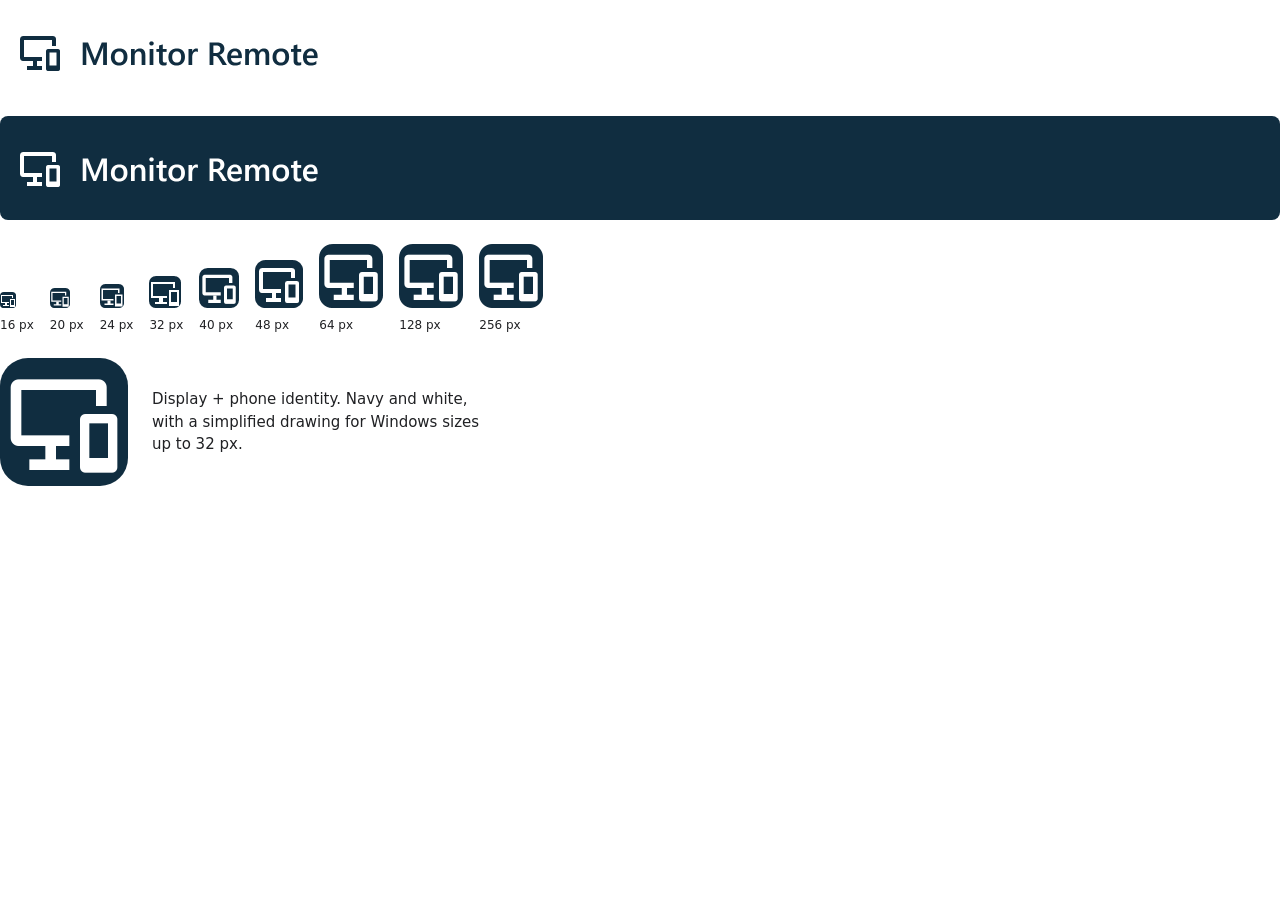
<file: docs/branding/final-preview.html>
<!doctype html><html lang="en"><head><meta charset="utf-8"><meta name="viewport" content="width=device-width,initial-scale=1"><title>Monitor Remote final identity</title><style>
*{box-sizing:border-box}body{margin:0;font:15px/1.5 system-ui,sans-serif;color:var(--foreground,#202124)}.logos{display:grid;gap:12px}.logo{padding:20px 16px;border-radius:8px}.logo img{display:block;width:311px;max-width:100%;height:auto}.light{background:white}.dark{background:#102d40}.frames{display:flex;flex-wrap:wrap;align-items:end;gap:16px;margin:24px 0}figure{margin:0}figcaption{font-size:12px;margin-top:8px}img{display:block}.identity{display:flex;gap:24px;flex-wrap:wrap;align-items:center;margin-top:24px}.home{width:128px;height:128px;border-radius:28px}.identity p{max-width:340px;margin:0}</style></head><body><div class="logos"><div class="logo light"><img src="[data-uri]" width="311" height="64" alt="Monitor Remote dark logo"></div><div class="logo dark"><img src="[data-uri]" width="311" height="64" alt="Monitor Remote white logo"></div></div><div class="frames"><figure><img src="[data-uri]" width="16" height="16" alt="16 pixel Windows icon"><figcaption>16 px</figcaption></figure><figure><img src="[data-uri]" width="20" height="20" alt="20 pixel Windows icon"><figcaption>20 px</figcaption></figure><figure><img src="[data-uri]" width="24" height="24" alt="24 pixel Windows icon"><figcaption>24 px</figcaption></figure><figure><img src="[data-uri]" width="32" height="32" alt="32 pixel Windows icon"><figcaption>32 px</figcaption></figure><figure><img src="[data-uri]" width="40" height="40" alt="40 pixel Windows icon"><figcaption>40 px</figcaption></figure><figure><img src="[data-uri]" width="48" height="48" alt="48 pixel Windows icon"><figcaption>48 px</figcaption></figure><figure><img src="[data-uri]" width="64" height="64" alt="64 pixel Windows icon"><figcaption>64 px</figcaption></figure><figure><img src="[data-uri]" width="64" height="64" alt="128 pixel Windows icon"><figcaption>128 px</figcaption></figure><figure><img src="[data-uri]" width="64" height="64" alt="256 pixel Windows icon"><figcaption>256 px</figcaption></figure></div><div class="identity"><img class="home" src="[data-uri]" alt="Display and phone home-screen icon"><p>Display + phone identity. Navy and white, with a simplified drawing for Windows sizes up to 32 px.</p></div></body></html>
</file>
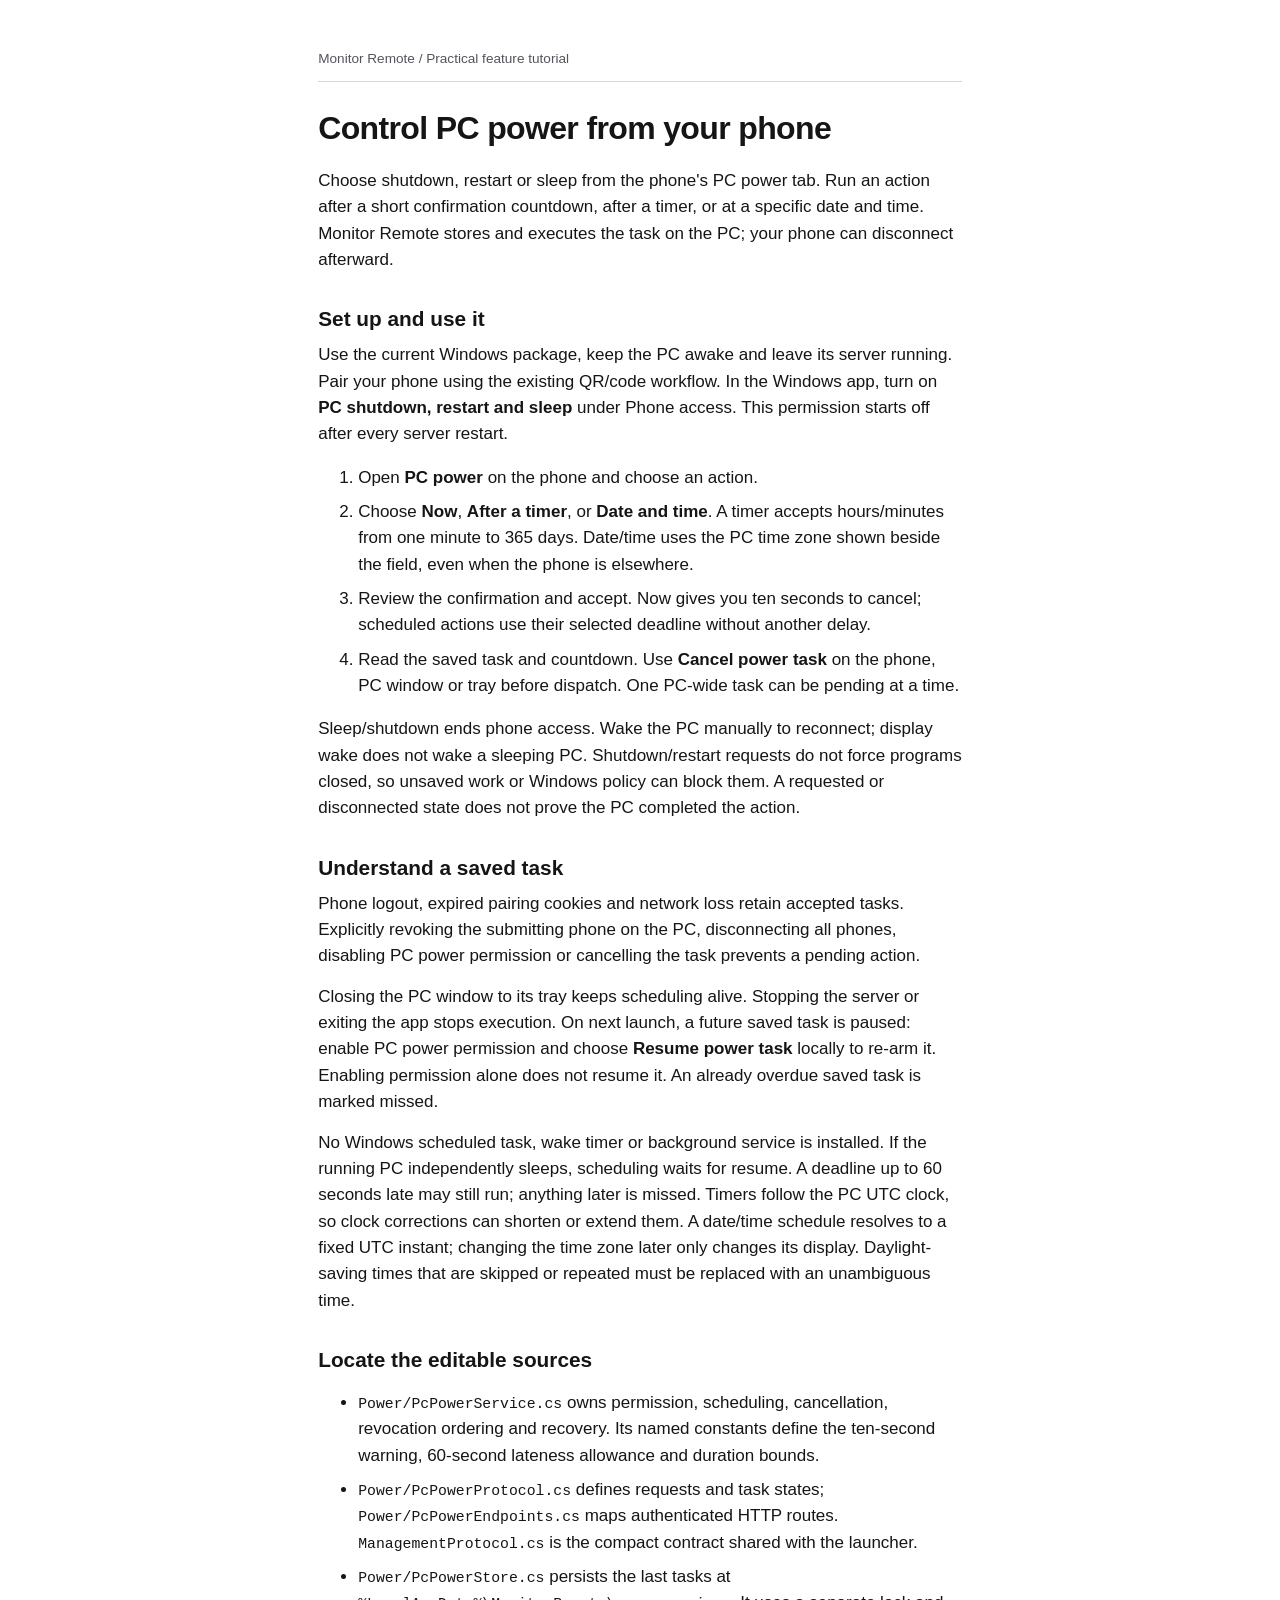
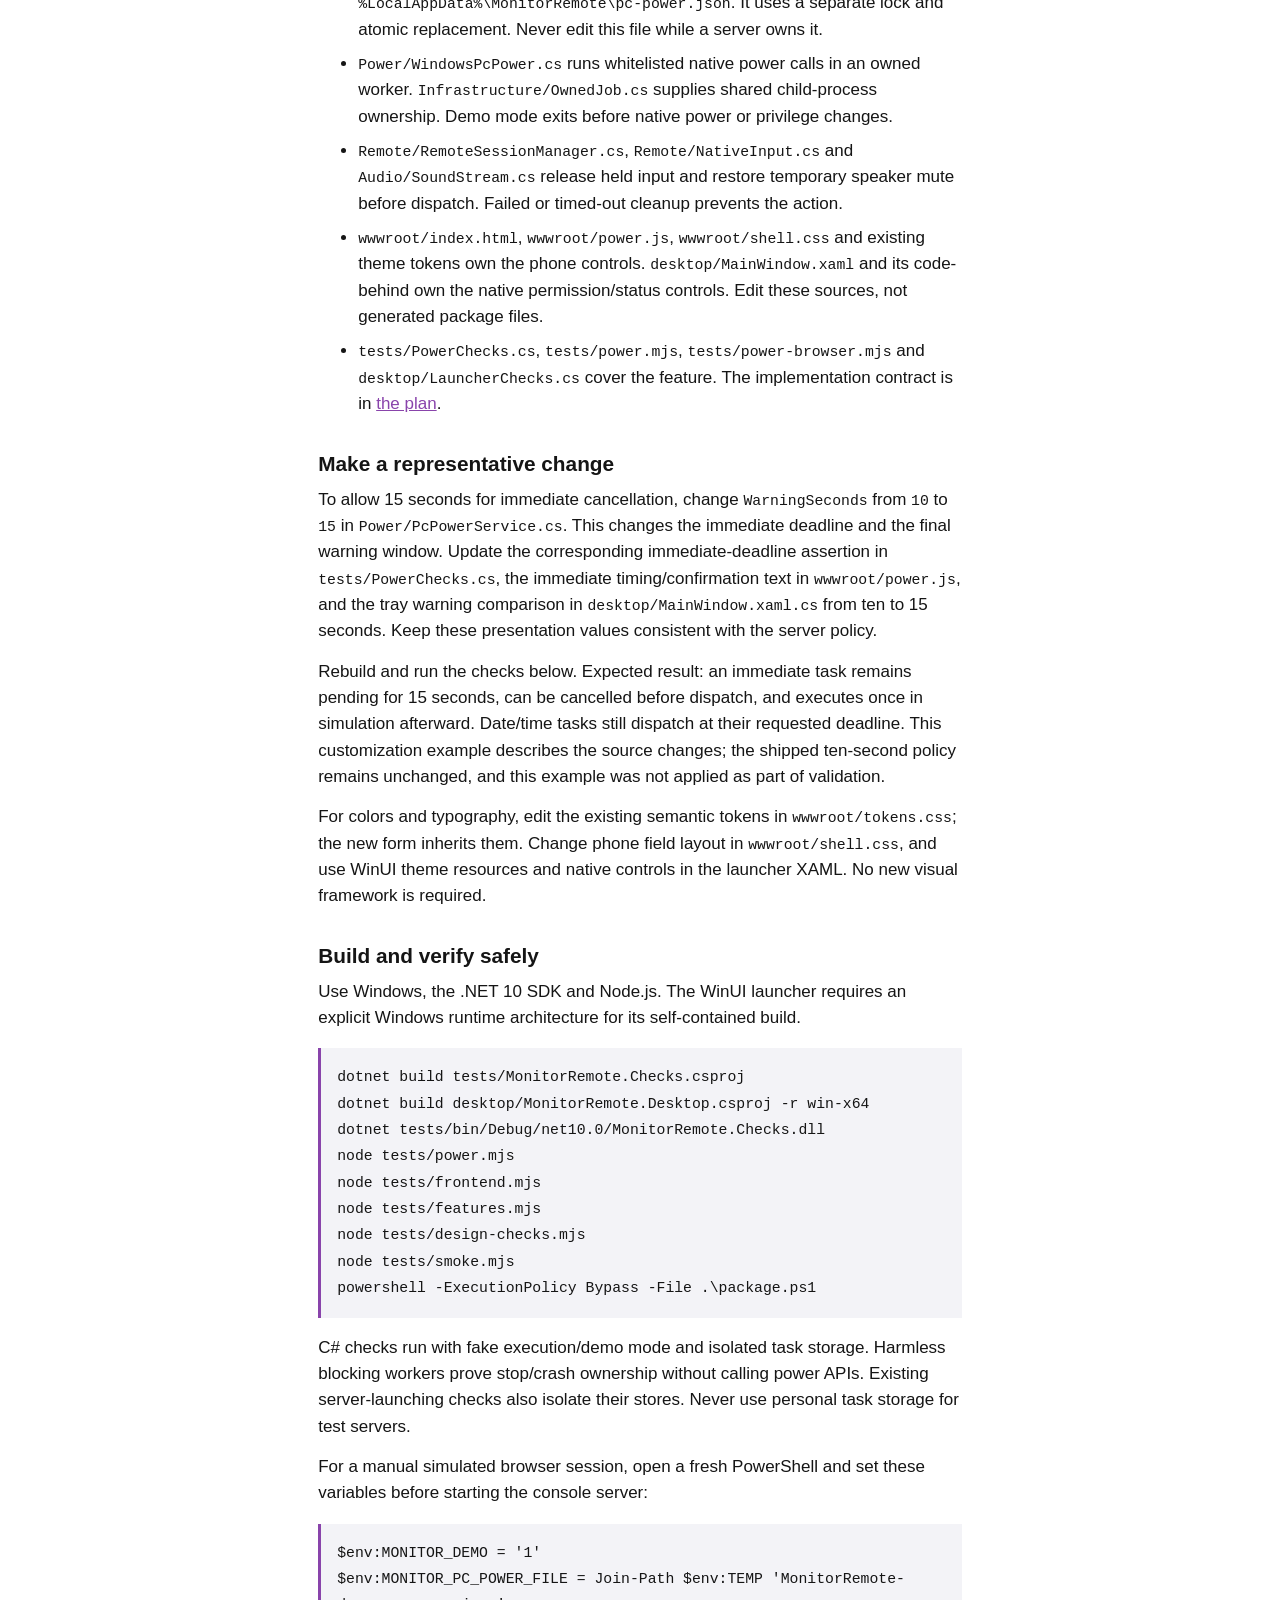
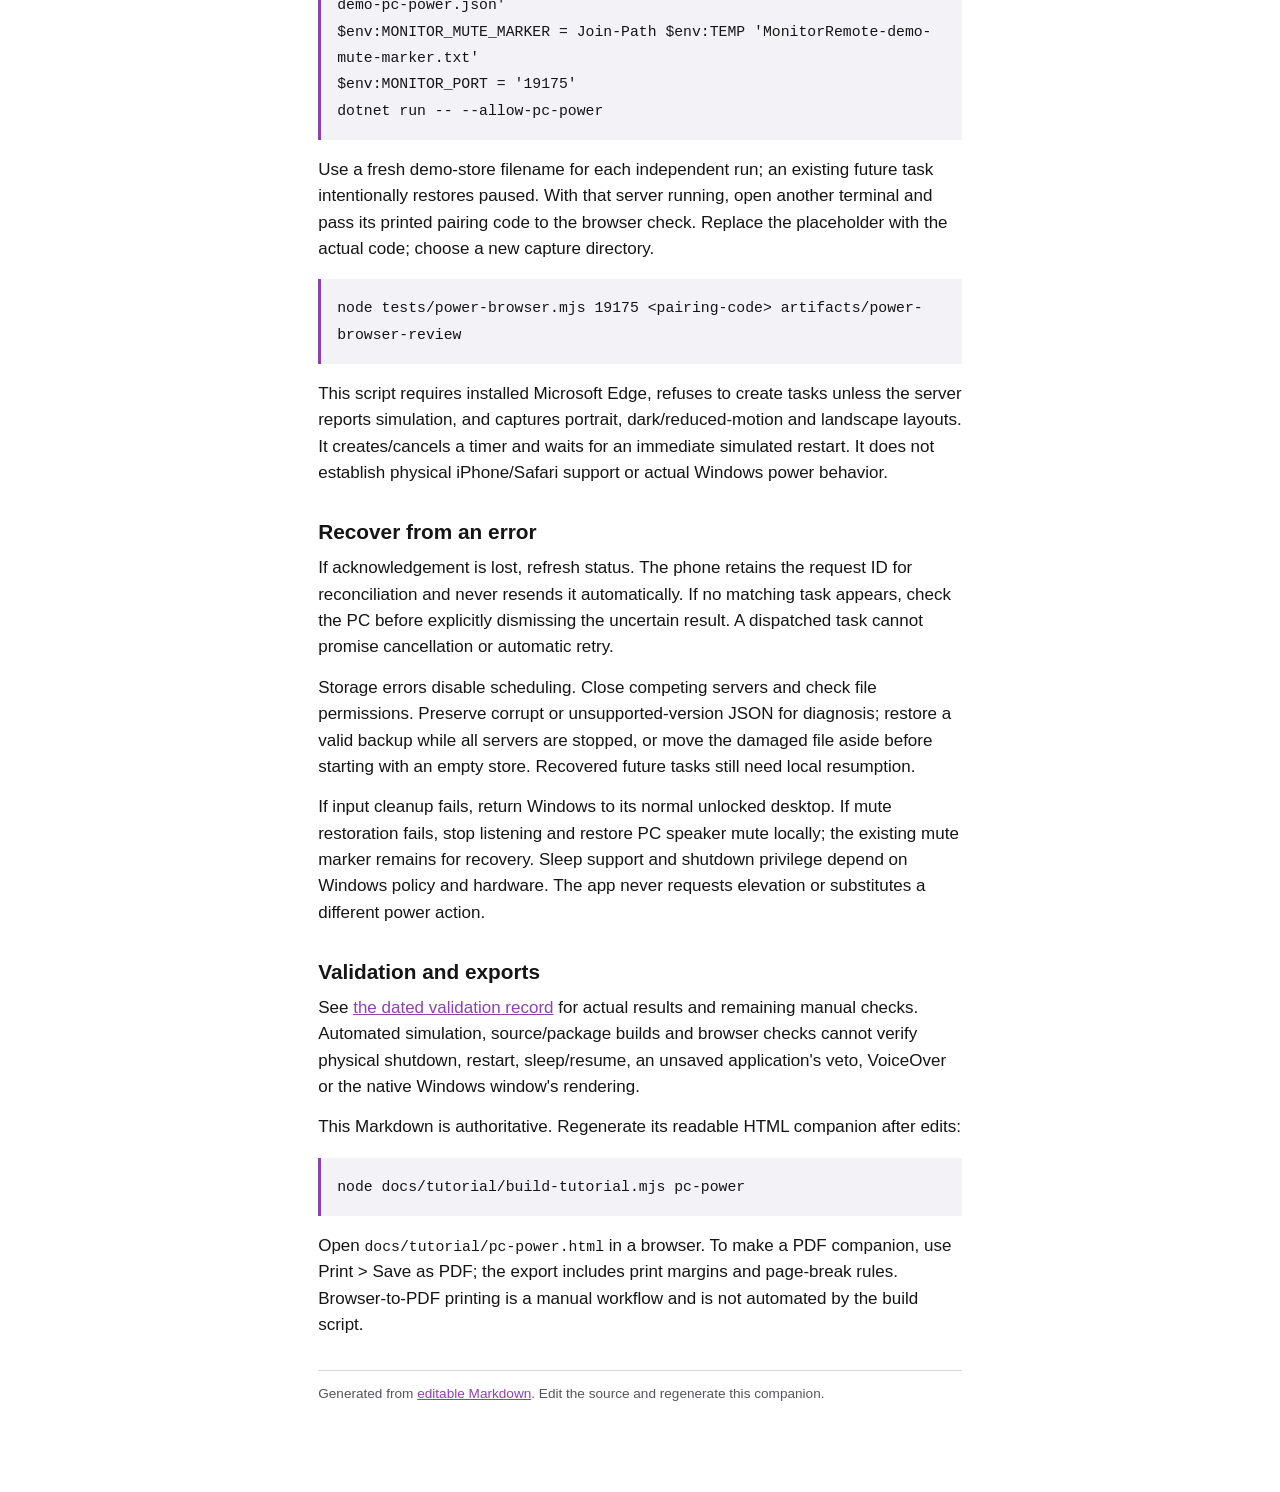
<file: docs/tutorial/pc-power.html>
<!doctype html>
<html lang="en"><head><meta charset="utf-8"><meta name="viewport" content="width=device-width,initial-scale=1"><title>Control PC power from your phone</title>
<style>
  :root{color-scheme:light;--ink:#151515;--muted:#54545c;--accent:#8944ab;--rule:#d6d6dc}
  *{box-sizing:border-box}body{margin:0;color:var(--ink);background:#fff;font:17px/1.55 "Segoe UI",Arial,sans-serif}
  main{max-width:74ch;margin:48px auto;padding:0 28px 40px}header{color:var(--muted);font-size:.85rem;border-bottom:1px solid var(--rule);padding-bottom:12px}
  h1{font-size:2rem;line-height:1.18;letter-spacing:-.02em;margin:28px 0 20px}h2{font-size:1.3rem;line-height:1.3;margin:32px 0 10px}p{margin:0 0 14px}
  li{margin:8px 0}a{color:var(--accent)}code{font-family:Consolas,monospace;font-size:.87em;overflow-wrap:anywhere}pre{white-space:pre-wrap;background:#f3f3f7;padding:16px;border-left:3px solid var(--accent);overflow-wrap:anywhere}
  footer{border-top:1px solid var(--rule);margin-top:32px;padding-top:12px;color:var(--muted);font-size:.85rem}
  @page{size:letter;margin:.65in}@media print{body{font-size:10.5pt}main{margin:0;max-width:none;padding:0}h1,h2{break-after:avoid}pre,li{break-inside:avoid}a{color:inherit}}
</style></head><body><main><header>Monitor Remote / Practical feature tutorial</header><h1 id="control-pc-power-from-your-phone">Control PC power from your phone</h1>
<p>Choose shutdown, restart or sleep from the phone's PC power tab. Run an action after a short confirmation countdown, after a timer, or at a specific date and time. Monitor Remote stores and executes the task on the PC; your phone can disconnect afterward.</p>
<h2 id="set-up-and-use-it">Set up and use it</h2>
<p>Use the current Windows package, keep the PC awake and leave its server running. Pair your phone using the existing QR/code workflow. In the Windows app, turn on <strong>PC shutdown, restart and sleep</strong> under Phone access. This permission starts off after every server restart.</p>
<ol>
<li>Open <strong>PC power</strong> on the phone and choose an action.</li>
<li>Choose <strong>Now</strong>, <strong>After a timer</strong>, or <strong>Date and time</strong>. A timer accepts hours/minutes from one minute to 365 days. Date/time uses the PC time zone shown beside the field, even when the phone is elsewhere.</li>
<li>Review the confirmation and accept. Now gives you ten seconds to cancel; scheduled actions use their selected deadline without another delay.</li>
<li>Read the saved task and countdown. Use <strong>Cancel power task</strong> on the phone, PC window or tray before dispatch. One PC-wide task can be pending at a time.</li>
</ol>
<p>Sleep/shutdown ends phone access. Wake the PC manually to reconnect; display wake does not wake a sleeping PC. Shutdown/restart requests do not force programs closed, so unsaved work or Windows policy can block them. A requested or disconnected state does not prove the PC completed the action.</p>
<h2 id="understand-a-saved-task">Understand a saved task</h2>
<p>Phone logout, expired pairing cookies and network loss retain accepted tasks. Explicitly revoking the submitting phone on the PC, disconnecting all phones, disabling PC power permission or cancelling the task prevents a pending action.</p>
<p>Closing the PC window to its tray keeps scheduling alive. Stopping the server or exiting the app stops execution. On next launch, a future saved task is paused: enable PC power permission and choose <strong>Resume power task</strong> locally to re-arm it. Enabling permission alone does not resume it. An already overdue saved task is marked missed.</p>
<p>No Windows scheduled task, wake timer or background service is installed. If the running PC independently sleeps, scheduling waits for resume. A deadline up to 60 seconds late may still run; anything later is missed. Timers follow the PC UTC clock, so clock corrections can shorten or extend them. A date/time schedule resolves to a fixed UTC instant; changing the time zone later only changes its display. Daylight-saving times that are skipped or repeated must be replaced with an unambiguous time.</p>
<h2 id="locate-the-editable-sources">Locate the editable sources</h2>
<ul>
<li><code>Power/PcPowerService.cs</code> owns permission, scheduling, cancellation, revocation ordering and recovery. Its named constants define the ten-second warning, 60-second lateness allowance and duration bounds.</li>
<li><code>Power/PcPowerProtocol.cs</code> defines requests and task states; <code>Power/PcPowerEndpoints.cs</code> maps authenticated HTTP routes. <code>ManagementProtocol.cs</code> is the compact contract shared with the launcher.</li>
<li><code>Power/PcPowerStore.cs</code> persists the last tasks at <code>%LocalAppData%\MonitorRemote\pc-power.json</code>. It uses a separate lock and atomic replacement. Never edit this file while a server owns it.</li>
<li><code>Power/WindowsPcPower.cs</code> runs whitelisted native power calls in an owned worker. <code>Infrastructure/OwnedJob.cs</code> supplies shared child-process ownership. Demo mode exits before native power or privilege changes.</li>
<li><code>Remote/RemoteSessionManager.cs</code>, <code>Remote/NativeInput.cs</code> and <code>Audio/SoundStream.cs</code> release held input and restore temporary speaker mute before dispatch. Failed or timed-out cleanup prevents the action.</li>
<li><code>wwwroot/index.html</code>, <code>wwwroot/power.js</code>, <code>wwwroot/shell.css</code> and existing theme tokens own the phone controls. <code>desktop/MainWindow.xaml</code> and its code-behind own the native permission/status controls. Edit these sources, not generated package files.</li>
<li><code>tests/PowerChecks.cs</code>, <code>tests/power.mjs</code>, <code>tests/power-browser.mjs</code> and <code>desktop/LauncherChecks.cs</code> cover the feature. The implementation contract is in <a href="../PC_POWER_IMPLEMENTATION.md">the plan</a>.</li>
</ul>
<h2 id="make-a-representative-change">Make a representative change</h2>
<p>To allow 15 seconds for immediate cancellation, change <code>WarningSeconds</code> from <code>10</code> to <code>15</code> in <code>Power/PcPowerService.cs</code>. This changes the immediate deadline and the final warning window. Update the corresponding immediate-deadline assertion in <code>tests/PowerChecks.cs</code>, the immediate timing/confirmation text in <code>wwwroot/power.js</code>, and the tray warning comparison in <code>desktop/MainWindow.xaml.cs</code> from ten to 15 seconds. Keep these presentation values consistent with the server policy.</p>
<p>Rebuild and run the checks below. Expected result: an immediate task remains pending for 15 seconds, can be cancelled before dispatch, and executes once in simulation afterward. Date/time tasks still dispatch at their requested deadline. This customization example describes the source changes; the shipped ten-second policy remains unchanged, and this example was not applied as part of validation.</p>
<p>For colors and typography, edit the existing semantic tokens in <code>wwwroot/tokens.css</code>; the new form inherits them. Change phone field layout in <code>wwwroot/shell.css</code>, and use WinUI theme resources and native controls in the launcher XAML. No new visual framework is required.</p>
<h2 id="build-and-verify-safely">Build and verify safely</h2>
<p>Use Windows, the .NET 10 SDK and Node.js. The WinUI launcher requires an explicit Windows runtime architecture for its self-contained build.</p>
<pre><code>dotnet build tests/MonitorRemote.Checks.csproj
dotnet build desktop/MonitorRemote.Desktop.csproj -r win-x64
dotnet tests/bin/Debug/net10.0/MonitorRemote.Checks.dll
node tests/power.mjs
node tests/frontend.mjs
node tests/features.mjs
node tests/design-checks.mjs
node tests/smoke.mjs
powershell -ExecutionPolicy Bypass -File .\package.ps1</code></pre>
<p>C# checks run with fake execution/demo mode and isolated task storage. Harmless blocking workers prove stop/crash ownership without calling power APIs. Existing server-launching checks also isolate their stores. Never use personal task storage for test servers.</p>
<p>For a manual simulated browser session, open a fresh PowerShell and set these variables before starting the console server:</p>
<pre><code>$env:MONITOR_DEMO = '1'
$env:MONITOR_PC_POWER_FILE = Join-Path $env:TEMP 'MonitorRemote-demo-pc-power.json'
$env:MONITOR_MUTE_MARKER = Join-Path $env:TEMP 'MonitorRemote-demo-mute-marker.txt'
$env:MONITOR_PORT = '19175'
dotnet run -- --allow-pc-power</code></pre>
<p>Use a fresh demo-store filename for each independent run; an existing future task intentionally restores paused. With that server running, open another terminal and pass its printed pairing code to the browser check. Replace the placeholder with the actual code; choose a new capture directory.</p>
<pre><code>node tests/power-browser.mjs 19175 &lt;pairing-code&gt; artifacts/power-browser-review</code></pre>
<p>This script requires installed Microsoft Edge, refuses to create tasks unless the server reports simulation, and captures portrait, dark/reduced-motion and landscape layouts. It creates/cancels a timer and waits for an immediate simulated restart. It does not establish physical iPhone/Safari support or actual Windows power behavior.</p>
<h2 id="recover-from-an-error">Recover from an error</h2>
<p>If acknowledgement is lost, refresh status. The phone retains the request ID for reconciliation and never resends it automatically. If no matching task appears, check the PC before explicitly dismissing the uncertain result. A dispatched task cannot promise cancellation or automatic retry.</p>
<p>Storage errors disable scheduling. Close competing servers and check file permissions. Preserve corrupt or unsupported-version JSON for diagnosis; restore a valid backup while all servers are stopped, or move the damaged file aside before starting with an empty store. Recovered future tasks still need local resumption.</p>
<p>If input cleanup fails, return Windows to its normal unlocked desktop. If mute restoration fails, stop listening and restore PC speaker mute locally; the existing mute marker remains for recovery. Sleep support and shutdown privilege depend on Windows policy and hardware. The app never requests elevation or substitutes a different power action.</p>
<h2 id="validation-and-exports">Validation and exports</h2>
<p>See <a href="../VALIDATION.md#pc-power-implementation--2026-11-03">the dated validation record</a> for actual results and remaining manual checks. Automated simulation, source/package builds and browser checks cannot verify physical shutdown, restart, sleep/resume, an unsaved application's veto, VoiceOver or the native Windows window's rendering.</p>
<p>This Markdown is authoritative. Regenerate its readable HTML companion after edits:</p>
<pre><code>node docs/tutorial/build-tutorial.mjs pc-power</code></pre>
<p>Open <code>docs/tutorial/pc-power.html</code> in a browser. To make a PDF companion, use Print &gt; Save as PDF; the export includes print margins and page-break rules. Browser-to-PDF printing is a manual workflow and is not automated by the build script.</p><footer>Generated from <a href="pc-power.md">editable Markdown</a>. Edit the source and regenerate this companion.</footer></main></body></html>
</file>
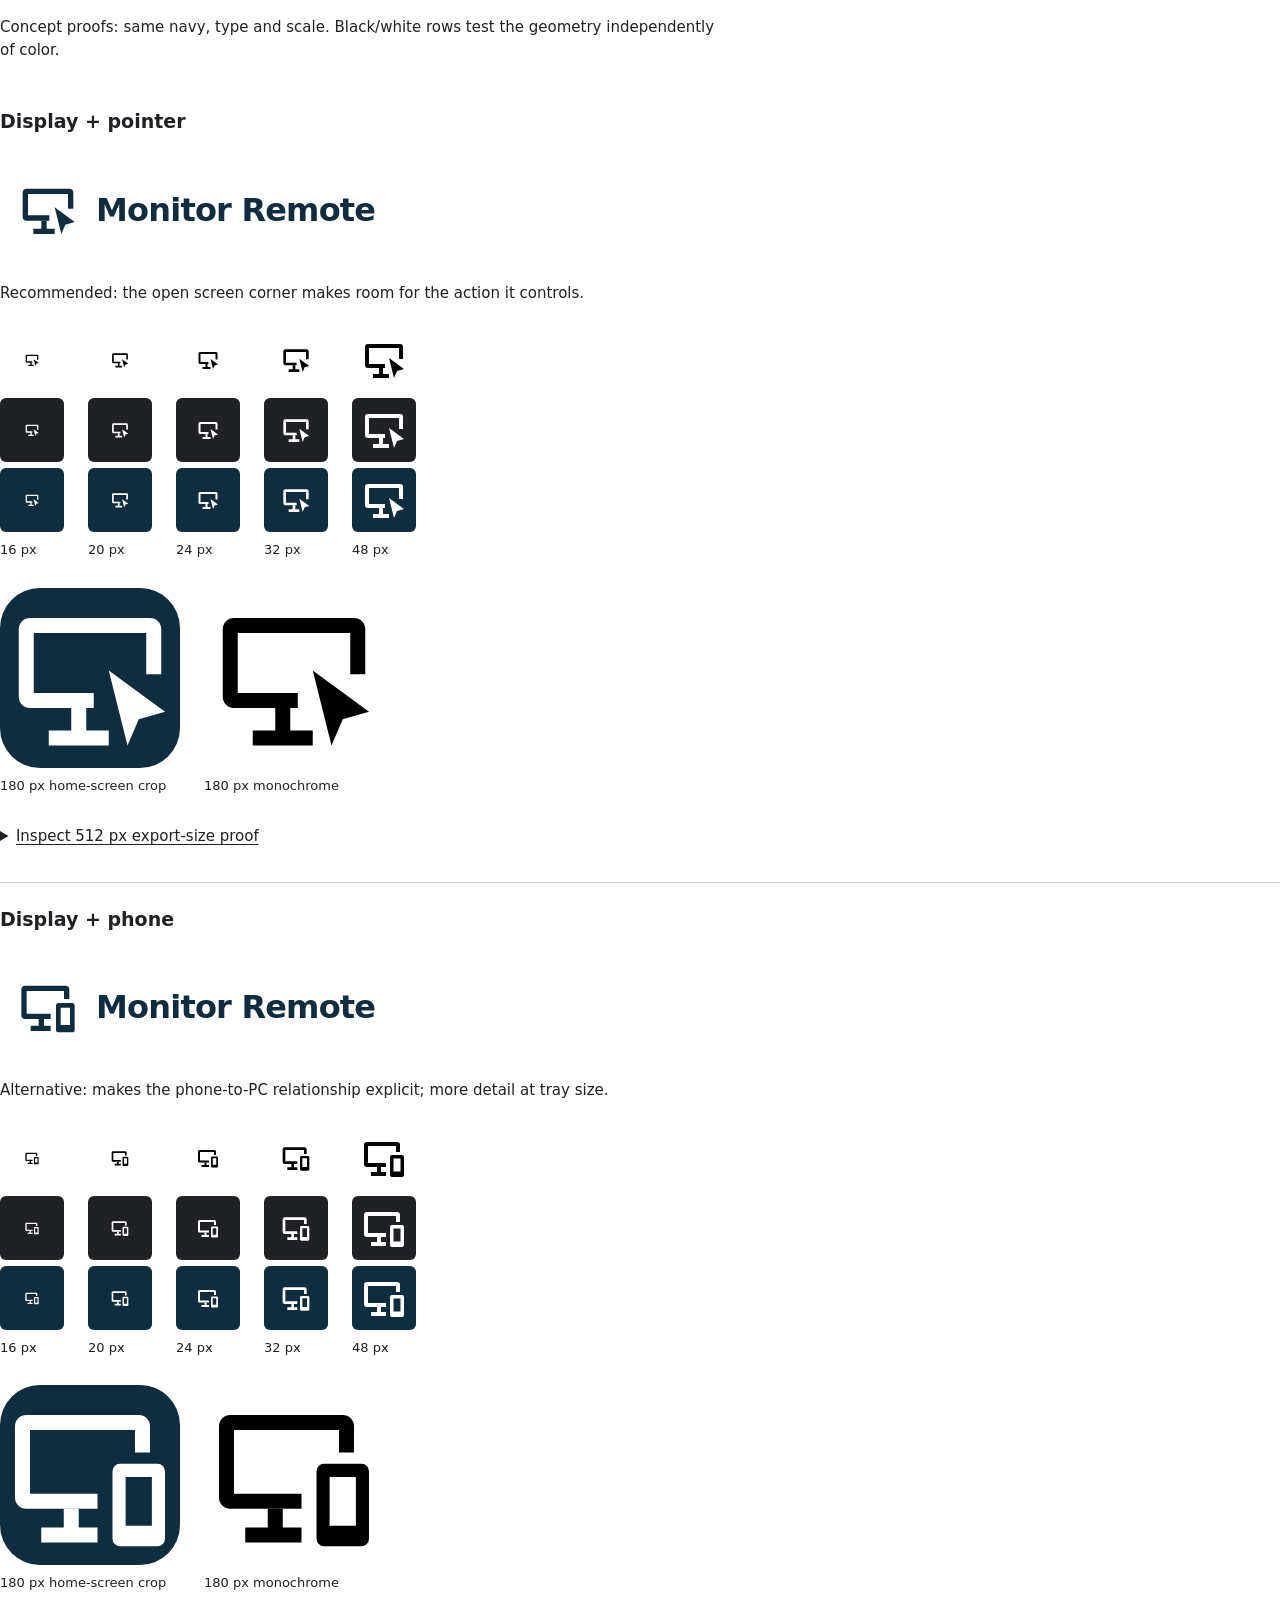
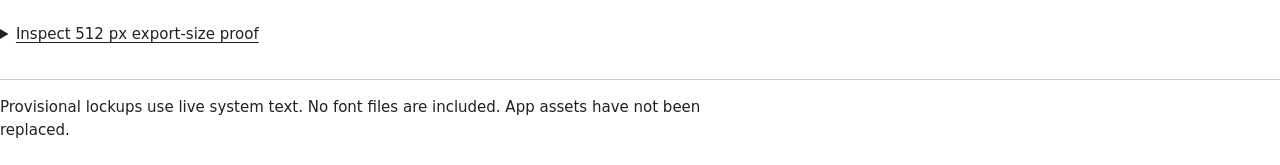
<file: docs/branding/concepts/comparison.html>
<!doctype html><html lang="en"><head><meta charset="utf-8"><meta name="viewport" content="width=device-width,initial-scale=1">
<title>Monitor Remote: identity concepts</title><style>
*{box-sizing:border-box}body{margin:0;color:var(--foreground,#202124);font:15px/1.5 system-ui,sans-serif}
h2{font-size:19px;line-height:1.3;margin:0 0 20px;font-weight:650}p{margin:16px 0 24px;max-width:48em}
section{padding:24px 0 28px;border-bottom:1px solid var(--border,#ccc)}
.lockup{display:flex;align-items:center;gap:16px;color:#102d40;background:#fff;padding:24px 16px;border-radius:8px}
/* avoid-ai-design-ignore: T7 -- local Windows font specified by the approved brief; system fallback intentional in concept proofs. */
.lockup span{font-family:"Segoe UI Variable",system-ui,sans-serif;font-size:clamp(21px,4.4vw,32px);font-weight:600;letter-spacing:-.025em;white-space:nowrap}
svg{display:block;flex:none}.samples{display:flex;flex-wrap:wrap;gap:24px}.sample>span{display:block;margin-top:8px;font-size:13px}
.surfaces{display:flex;flex-direction:column;gap:6px}.surface{display:flex;align-items:center;justify-content:center;min-width:64px;min-height:64px;padding:8px;border-radius:6px}
.light{background:#fff;color:#000}.dark{background:#202124;color:#fff}.navy,.home{background:#102d40;color:#fff}
.homes{display:flex;flex-wrap:wrap;gap:24px;margin-top:28px}figure{margin:0}.home,.mono{width:180px;height:180px;display:grid;place-items:center}.home{border-radius:40px}.mono{background:white;color:black}
figcaption{margin-top:8px;font-size:13px}details{margin-top:24px}summary{cursor:pointer;text-decoration:underline;text-underline-offset:3px;padding:6px 0}summary:focus-visible{outline:2px solid var(--ring,#102d40);outline-offset:4px}
.large{width:512px;height:512px;margin-top:16px}.large svg{max-width:100%;height:auto}details[open]{overflow:auto}
@media(max-width:400px){.samples{gap:12px}.surface{min-width:48px;min-height:56px;padding:4px}.homes{gap:16px}.home,.mono{width:140px;height:140px}.homes svg{width:140px;height:140px}.lockup{padding:20px 12px;gap:10px}.lockup svg{width:48px;height:48px}}
</style></head><body><p>Concept proofs: same navy, type and scale. Black/white rows test the geometry independently of color.</p><section><h2>Display + pointer</h2>
    <div class="lockup"><svg xmlns="http://www.w3.org/2000/svg" width="64" height="64" viewBox="0 0 48 48" fill="currentColor" aria-hidden="true"><path d="M25 32H8a3 3 0 0 1-3-3V11a3 3 0 0 1 3-3h32a3 3 0 0 1 3 3v12h-4V12H9v16h16Z"/><path d="M19 32h4v6h6v4H13v-4h6Z"/><path d="m29 22 15 11-7 2-3 7Z"/></svg><span>Monitor Remote</span></div>
    <p>Recommended: the open screen corner makes room for the action it controls.</p><div class="samples"><div class="sample"><div class="surfaces"><div class="surface light"><svg xmlns="http://www.w3.org/2000/svg" width="16" height="16" viewBox="0 0 48 48" fill="currentColor" aria-hidden="true"><path d="M25 32H8a3 3 0 0 1-3-3V11a3 3 0 0 1 3-3h32a3 3 0 0 1 3 3v12h-4V12H9v16h16Z"/><path d="M19 32h4v6h6v4H13v-4h6Z"/><path d="m29 22 15 11-7 2-3 7Z"/></svg></div><div class="surface dark"><svg xmlns="http://www.w3.org/2000/svg" width="16" height="16" viewBox="0 0 48 48" fill="currentColor" aria-hidden="true"><path d="M25 32H8a3 3 0 0 1-3-3V11a3 3 0 0 1 3-3h32a3 3 0 0 1 3 3v12h-4V12H9v16h16Z"/><path d="M19 32h4v6h6v4H13v-4h6Z"/><path d="m29 22 15 11-7 2-3 7Z"/></svg></div><div class="surface navy"><svg xmlns="http://www.w3.org/2000/svg" width="16" height="16" viewBox="0 0 48 48" fill="currentColor" aria-hidden="true"><path d="M25 32H8a3 3 0 0 1-3-3V11a3 3 0 0 1 3-3h32a3 3 0 0 1 3 3v12h-4V12H9v16h16Z"/><path d="M19 32h4v6h6v4H13v-4h6Z"/><path d="m29 22 15 11-7 2-3 7Z"/></svg></div></div><span>16 px</span></div><div class="sample"><div class="surfaces"><div class="surface light"><svg xmlns="http://www.w3.org/2000/svg" width="20" height="20" viewBox="0 0 48 48" fill="currentColor" aria-hidden="true"><path d="M25 32H8a3 3 0 0 1-3-3V11a3 3 0 0 1 3-3h32a3 3 0 0 1 3 3v12h-4V12H9v16h16Z"/><path d="M19 32h4v6h6v4H13v-4h6Z"/><path d="m29 22 15 11-7 2-3 7Z"/></svg></div><div class="surface dark"><svg xmlns="http://www.w3.org/2000/svg" width="20" height="20" viewBox="0 0 48 48" fill="currentColor" aria-hidden="true"><path d="M25 32H8a3 3 0 0 1-3-3V11a3 3 0 0 1 3-3h32a3 3 0 0 1 3 3v12h-4V12H9v16h16Z"/><path d="M19 32h4v6h6v4H13v-4h6Z"/><path d="m29 22 15 11-7 2-3 7Z"/></svg></div><div class="surface navy"><svg xmlns="http://www.w3.org/2000/svg" width="20" height="20" viewBox="0 0 48 48" fill="currentColor" aria-hidden="true"><path d="M25 32H8a3 3 0 0 1-3-3V11a3 3 0 0 1 3-3h32a3 3 0 0 1 3 3v12h-4V12H9v16h16Z"/><path d="M19 32h4v6h6v4H13v-4h6Z"/><path d="m29 22 15 11-7 2-3 7Z"/></svg></div></div><span>20 px</span></div><div class="sample"><div class="surfaces"><div class="surface light"><svg xmlns="http://www.w3.org/2000/svg" width="24" height="24" viewBox="0 0 48 48" fill="currentColor" aria-hidden="true"><path d="M25 32H8a3 3 0 0 1-3-3V11a3 3 0 0 1 3-3h32a3 3 0 0 1 3 3v12h-4V12H9v16h16Z"/><path d="M19 32h4v6h6v4H13v-4h6Z"/><path d="m29 22 15 11-7 2-3 7Z"/></svg></div><div class="surface dark"><svg xmlns="http://www.w3.org/2000/svg" width="24" height="24" viewBox="0 0 48 48" fill="currentColor" aria-hidden="true"><path d="M25 32H8a3 3 0 0 1-3-3V11a3 3 0 0 1 3-3h32a3 3 0 0 1 3 3v12h-4V12H9v16h16Z"/><path d="M19 32h4v6h6v4H13v-4h6Z"/><path d="m29 22 15 11-7 2-3 7Z"/></svg></div><div class="surface navy"><svg xmlns="http://www.w3.org/2000/svg" width="24" height="24" viewBox="0 0 48 48" fill="currentColor" aria-hidden="true"><path d="M25 32H8a3 3 0 0 1-3-3V11a3 3 0 0 1 3-3h32a3 3 0 0 1 3 3v12h-4V12H9v16h16Z"/><path d="M19 32h4v6h6v4H13v-4h6Z"/><path d="m29 22 15 11-7 2-3 7Z"/></svg></div></div><span>24 px</span></div><div class="sample"><div class="surfaces"><div class="surface light"><svg xmlns="http://www.w3.org/2000/svg" width="32" height="32" viewBox="0 0 48 48" fill="currentColor" aria-hidden="true"><path d="M25 32H8a3 3 0 0 1-3-3V11a3 3 0 0 1 3-3h32a3 3 0 0 1 3 3v12h-4V12H9v16h16Z"/><path d="M19 32h4v6h6v4H13v-4h6Z"/><path d="m29 22 15 11-7 2-3 7Z"/></svg></div><div class="surface dark"><svg xmlns="http://www.w3.org/2000/svg" width="32" height="32" viewBox="0 0 48 48" fill="currentColor" aria-hidden="true"><path d="M25 32H8a3 3 0 0 1-3-3V11a3 3 0 0 1 3-3h32a3 3 0 0 1 3 3v12h-4V12H9v16h16Z"/><path d="M19 32h4v6h6v4H13v-4h6Z"/><path d="m29 22 15 11-7 2-3 7Z"/></svg></div><div class="surface navy"><svg xmlns="http://www.w3.org/2000/svg" width="32" height="32" viewBox="0 0 48 48" fill="currentColor" aria-hidden="true"><path d="M25 32H8a3 3 0 0 1-3-3V11a3 3 0 0 1 3-3h32a3 3 0 0 1 3 3v12h-4V12H9v16h16Z"/><path d="M19 32h4v6h6v4H13v-4h6Z"/><path d="m29 22 15 11-7 2-3 7Z"/></svg></div></div><span>32 px</span></div><div class="sample"><div class="surfaces"><div class="surface light"><svg xmlns="http://www.w3.org/2000/svg" width="48" height="48" viewBox="0 0 48 48" fill="currentColor" aria-hidden="true"><path d="M25 32H8a3 3 0 0 1-3-3V11a3 3 0 0 1 3-3h32a3 3 0 0 1 3 3v12h-4V12H9v16h16Z"/><path d="M19 32h4v6h6v4H13v-4h6Z"/><path d="m29 22 15 11-7 2-3 7Z"/></svg></div><div class="surface dark"><svg xmlns="http://www.w3.org/2000/svg" width="48" height="48" viewBox="0 0 48 48" fill="currentColor" aria-hidden="true"><path d="M25 32H8a3 3 0 0 1-3-3V11a3 3 0 0 1 3-3h32a3 3 0 0 1 3 3v12h-4V12H9v16h16Z"/><path d="M19 32h4v6h6v4H13v-4h6Z"/><path d="m29 22 15 11-7 2-3 7Z"/></svg></div><div class="surface navy"><svg xmlns="http://www.w3.org/2000/svg" width="48" height="48" viewBox="0 0 48 48" fill="currentColor" aria-hidden="true"><path d="M25 32H8a3 3 0 0 1-3-3V11a3 3 0 0 1 3-3h32a3 3 0 0 1 3 3v12h-4V12H9v16h16Z"/><path d="M19 32h4v6h6v4H13v-4h6Z"/><path d="m29 22 15 11-7 2-3 7Z"/></svg></div></div><span>48 px</span></div></div>
    <div class="homes"><figure><div class="home"><svg xmlns="http://www.w3.org/2000/svg" width="180" height="180" viewBox="0 0 48 48" fill="currentColor" aria-hidden="true"><path d="M25 32H8a3 3 0 0 1-3-3V11a3 3 0 0 1 3-3h32a3 3 0 0 1 3 3v12h-4V12H9v16h16Z"/><path d="M19 32h4v6h6v4H13v-4h6Z"/><path d="m29 22 15 11-7 2-3 7Z"/></svg></div><figcaption>180 px home-screen crop</figcaption></figure>
    <figure><div class="mono"><svg xmlns="http://www.w3.org/2000/svg" width="180" height="180" viewBox="0 0 48 48" fill="currentColor" aria-hidden="true"><path d="M25 32H8a3 3 0 0 1-3-3V11a3 3 0 0 1 3-3h32a3 3 0 0 1 3 3v12h-4V12H9v16h16Z"/><path d="M19 32h4v6h6v4H13v-4h6Z"/><path d="m29 22 15 11-7 2-3 7Z"/></svg></div><figcaption>180 px monochrome</figcaption></figure></div>
    <details><summary>Inspect 512 px export-size proof</summary><div class="large navy"><svg xmlns="http://www.w3.org/2000/svg" width="512" height="512" viewBox="0 0 48 48" fill="currentColor" aria-hidden="true"><path d="M25 32H8a3 3 0 0 1-3-3V11a3 3 0 0 1 3-3h32a3 3 0 0 1 3 3v12h-4V12H9v16h16Z"/><path d="M19 32h4v6h6v4H13v-4h6Z"/><path d="m29 22 15 11-7 2-3 7Z"/></svg></div></details></section><section><h2>Display + phone</h2>
    <div class="lockup"><svg xmlns="http://www.w3.org/2000/svg" width="64" height="64" viewBox="0 0 48 48" fill="currentColor" aria-hidden="true"><path d="M26 33H7a3 3 0 0 1-3-3V11a3 3 0 0 1 3-3h30a3 3 0 0 1 3 3v7h-4v-6H8v17h18Z"/><path d="M17 33h4v5h5v4H11v-4h6Z"/><path fill-rule="evenodd" d="M32 21h10a2 2 0 0 1 2 2v18a2 2 0 0 1-2 2H32a2 2 0 0 1-2-2V23a2 2 0 0 1 2-2Zm1.5 3.5v13h7v-13Z"/></svg><span>Monitor Remote</span></div>
    <p>Alternative: makes the phone-to-PC relationship explicit; more detail at tray size.</p><div class="samples"><div class="sample"><div class="surfaces"><div class="surface light"><svg xmlns="http://www.w3.org/2000/svg" width="16" height="16" viewBox="0 0 48 48" fill="currentColor" aria-hidden="true"><path d="M26 33H7a3 3 0 0 1-3-3V11a3 3 0 0 1 3-3h30a3 3 0 0 1 3 3v7h-4v-6H8v17h18Z"/><path d="M17 33h4v5h5v4H11v-4h6Z"/><path fill-rule="evenodd" d="M32 21h10a2 2 0 0 1 2 2v18a2 2 0 0 1-2 2H32a2 2 0 0 1-2-2V23a2 2 0 0 1 2-2Zm1.5 3.5v13h7v-13Z"/></svg></div><div class="surface dark"><svg xmlns="http://www.w3.org/2000/svg" width="16" height="16" viewBox="0 0 48 48" fill="currentColor" aria-hidden="true"><path d="M26 33H7a3 3 0 0 1-3-3V11a3 3 0 0 1 3-3h30a3 3 0 0 1 3 3v7h-4v-6H8v17h18Z"/><path d="M17 33h4v5h5v4H11v-4h6Z"/><path fill-rule="evenodd" d="M32 21h10a2 2 0 0 1 2 2v18a2 2 0 0 1-2 2H32a2 2 0 0 1-2-2V23a2 2 0 0 1 2-2Zm1.5 3.5v13h7v-13Z"/></svg></div><div class="surface navy"><svg xmlns="http://www.w3.org/2000/svg" width="16" height="16" viewBox="0 0 48 48" fill="currentColor" aria-hidden="true"><path d="M26 33H7a3 3 0 0 1-3-3V11a3 3 0 0 1 3-3h30a3 3 0 0 1 3 3v7h-4v-6H8v17h18Z"/><path d="M17 33h4v5h5v4H11v-4h6Z"/><path fill-rule="evenodd" d="M32 21h10a2 2 0 0 1 2 2v18a2 2 0 0 1-2 2H32a2 2 0 0 1-2-2V23a2 2 0 0 1 2-2Zm1.5 3.5v13h7v-13Z"/></svg></div></div><span>16 px</span></div><div class="sample"><div class="surfaces"><div class="surface light"><svg xmlns="http://www.w3.org/2000/svg" width="20" height="20" viewBox="0 0 48 48" fill="currentColor" aria-hidden="true"><path d="M26 33H7a3 3 0 0 1-3-3V11a3 3 0 0 1 3-3h30a3 3 0 0 1 3 3v7h-4v-6H8v17h18Z"/><path d="M17 33h4v5h5v4H11v-4h6Z"/><path fill-rule="evenodd" d="M32 21h10a2 2 0 0 1 2 2v18a2 2 0 0 1-2 2H32a2 2 0 0 1-2-2V23a2 2 0 0 1 2-2Zm1.5 3.5v13h7v-13Z"/></svg></div><div class="surface dark"><svg xmlns="http://www.w3.org/2000/svg" width="20" height="20" viewBox="0 0 48 48" fill="currentColor" aria-hidden="true"><path d="M26 33H7a3 3 0 0 1-3-3V11a3 3 0 0 1 3-3h30a3 3 0 0 1 3 3v7h-4v-6H8v17h18Z"/><path d="M17 33h4v5h5v4H11v-4h6Z"/><path fill-rule="evenodd" d="M32 21h10a2 2 0 0 1 2 2v18a2 2 0 0 1-2 2H32a2 2 0 0 1-2-2V23a2 2 0 0 1 2-2Zm1.5 3.5v13h7v-13Z"/></svg></div><div class="surface navy"><svg xmlns="http://www.w3.org/2000/svg" width="20" height="20" viewBox="0 0 48 48" fill="currentColor" aria-hidden="true"><path d="M26 33H7a3 3 0 0 1-3-3V11a3 3 0 0 1 3-3h30a3 3 0 0 1 3 3v7h-4v-6H8v17h18Z"/><path d="M17 33h4v5h5v4H11v-4h6Z"/><path fill-rule="evenodd" d="M32 21h10a2 2 0 0 1 2 2v18a2 2 0 0 1-2 2H32a2 2 0 0 1-2-2V23a2 2 0 0 1 2-2Zm1.5 3.5v13h7v-13Z"/></svg></div></div><span>20 px</span></div><div class="sample"><div class="surfaces"><div class="surface light"><svg xmlns="http://www.w3.org/2000/svg" width="24" height="24" viewBox="0 0 48 48" fill="currentColor" aria-hidden="true"><path d="M26 33H7a3 3 0 0 1-3-3V11a3 3 0 0 1 3-3h30a3 3 0 0 1 3 3v7h-4v-6H8v17h18Z"/><path d="M17 33h4v5h5v4H11v-4h6Z"/><path fill-rule="evenodd" d="M32 21h10a2 2 0 0 1 2 2v18a2 2 0 0 1-2 2H32a2 2 0 0 1-2-2V23a2 2 0 0 1 2-2Zm1.5 3.5v13h7v-13Z"/></svg></div><div class="surface dark"><svg xmlns="http://www.w3.org/2000/svg" width="24" height="24" viewBox="0 0 48 48" fill="currentColor" aria-hidden="true"><path d="M26 33H7a3 3 0 0 1-3-3V11a3 3 0 0 1 3-3h30a3 3 0 0 1 3 3v7h-4v-6H8v17h18Z"/><path d="M17 33h4v5h5v4H11v-4h6Z"/><path fill-rule="evenodd" d="M32 21h10a2 2 0 0 1 2 2v18a2 2 0 0 1-2 2H32a2 2 0 0 1-2-2V23a2 2 0 0 1 2-2Zm1.5 3.5v13h7v-13Z"/></svg></div><div class="surface navy"><svg xmlns="http://www.w3.org/2000/svg" width="24" height="24" viewBox="0 0 48 48" fill="currentColor" aria-hidden="true"><path d="M26 33H7a3 3 0 0 1-3-3V11a3 3 0 0 1 3-3h30a3 3 0 0 1 3 3v7h-4v-6H8v17h18Z"/><path d="M17 33h4v5h5v4H11v-4h6Z"/><path fill-rule="evenodd" d="M32 21h10a2 2 0 0 1 2 2v18a2 2 0 0 1-2 2H32a2 2 0 0 1-2-2V23a2 2 0 0 1 2-2Zm1.5 3.5v13h7v-13Z"/></svg></div></div><span>24 px</span></div><div class="sample"><div class="surfaces"><div class="surface light"><svg xmlns="http://www.w3.org/2000/svg" width="32" height="32" viewBox="0 0 48 48" fill="currentColor" aria-hidden="true"><path d="M26 33H7a3 3 0 0 1-3-3V11a3 3 0 0 1 3-3h30a3 3 0 0 1 3 3v7h-4v-6H8v17h18Z"/><path d="M17 33h4v5h5v4H11v-4h6Z"/><path fill-rule="evenodd" d="M32 21h10a2 2 0 0 1 2 2v18a2 2 0 0 1-2 2H32a2 2 0 0 1-2-2V23a2 2 0 0 1 2-2Zm1.5 3.5v13h7v-13Z"/></svg></div><div class="surface dark"><svg xmlns="http://www.w3.org/2000/svg" width="32" height="32" viewBox="0 0 48 48" fill="currentColor" aria-hidden="true"><path d="M26 33H7a3 3 0 0 1-3-3V11a3 3 0 0 1 3-3h30a3 3 0 0 1 3 3v7h-4v-6H8v17h18Z"/><path d="M17 33h4v5h5v4H11v-4h6Z"/><path fill-rule="evenodd" d="M32 21h10a2 2 0 0 1 2 2v18a2 2 0 0 1-2 2H32a2 2 0 0 1-2-2V23a2 2 0 0 1 2-2Zm1.5 3.5v13h7v-13Z"/></svg></div><div class="surface navy"><svg xmlns="http://www.w3.org/2000/svg" width="32" height="32" viewBox="0 0 48 48" fill="currentColor" aria-hidden="true"><path d="M26 33H7a3 3 0 0 1-3-3V11a3 3 0 0 1 3-3h30a3 3 0 0 1 3 3v7h-4v-6H8v17h18Z"/><path d="M17 33h4v5h5v4H11v-4h6Z"/><path fill-rule="evenodd" d="M32 21h10a2 2 0 0 1 2 2v18a2 2 0 0 1-2 2H32a2 2 0 0 1-2-2V23a2 2 0 0 1 2-2Zm1.5 3.5v13h7v-13Z"/></svg></div></div><span>32 px</span></div><div class="sample"><div class="surfaces"><div class="surface light"><svg xmlns="http://www.w3.org/2000/svg" width="48" height="48" viewBox="0 0 48 48" fill="currentColor" aria-hidden="true"><path d="M26 33H7a3 3 0 0 1-3-3V11a3 3 0 0 1 3-3h30a3 3 0 0 1 3 3v7h-4v-6H8v17h18Z"/><path d="M17 33h4v5h5v4H11v-4h6Z"/><path fill-rule="evenodd" d="M32 21h10a2 2 0 0 1 2 2v18a2 2 0 0 1-2 2H32a2 2 0 0 1-2-2V23a2 2 0 0 1 2-2Zm1.5 3.5v13h7v-13Z"/></svg></div><div class="surface dark"><svg xmlns="http://www.w3.org/2000/svg" width="48" height="48" viewBox="0 0 48 48" fill="currentColor" aria-hidden="true"><path d="M26 33H7a3 3 0 0 1-3-3V11a3 3 0 0 1 3-3h30a3 3 0 0 1 3 3v7h-4v-6H8v17h18Z"/><path d="M17 33h4v5h5v4H11v-4h6Z"/><path fill-rule="evenodd" d="M32 21h10a2 2 0 0 1 2 2v18a2 2 0 0 1-2 2H32a2 2 0 0 1-2-2V23a2 2 0 0 1 2-2Zm1.5 3.5v13h7v-13Z"/></svg></div><div class="surface navy"><svg xmlns="http://www.w3.org/2000/svg" width="48" height="48" viewBox="0 0 48 48" fill="currentColor" aria-hidden="true"><path d="M26 33H7a3 3 0 0 1-3-3V11a3 3 0 0 1 3-3h30a3 3 0 0 1 3 3v7h-4v-6H8v17h18Z"/><path d="M17 33h4v5h5v4H11v-4h6Z"/><path fill-rule="evenodd" d="M32 21h10a2 2 0 0 1 2 2v18a2 2 0 0 1-2 2H32a2 2 0 0 1-2-2V23a2 2 0 0 1 2-2Zm1.5 3.5v13h7v-13Z"/></svg></div></div><span>48 px</span></div></div>
    <div class="homes"><figure><div class="home"><svg xmlns="http://www.w3.org/2000/svg" width="180" height="180" viewBox="0 0 48 48" fill="currentColor" aria-hidden="true"><path d="M26 33H7a3 3 0 0 1-3-3V11a3 3 0 0 1 3-3h30a3 3 0 0 1 3 3v7h-4v-6H8v17h18Z"/><path d="M17 33h4v5h5v4H11v-4h6Z"/><path fill-rule="evenodd" d="M32 21h10a2 2 0 0 1 2 2v18a2 2 0 0 1-2 2H32a2 2 0 0 1-2-2V23a2 2 0 0 1 2-2Zm1.5 3.5v13h7v-13Z"/></svg></div><figcaption>180 px home-screen crop</figcaption></figure>
    <figure><div class="mono"><svg xmlns="http://www.w3.org/2000/svg" width="180" height="180" viewBox="0 0 48 48" fill="currentColor" aria-hidden="true"><path d="M26 33H7a3 3 0 0 1-3-3V11a3 3 0 0 1 3-3h30a3 3 0 0 1 3 3v7h-4v-6H8v17h18Z"/><path d="M17 33h4v5h5v4H11v-4h6Z"/><path fill-rule="evenodd" d="M32 21h10a2 2 0 0 1 2 2v18a2 2 0 0 1-2 2H32a2 2 0 0 1-2-2V23a2 2 0 0 1 2-2Zm1.5 3.5v13h7v-13Z"/></svg></div><figcaption>180 px monochrome</figcaption></figure></div>
    <details><summary>Inspect 512 px export-size proof</summary><div class="large navy"><svg xmlns="http://www.w3.org/2000/svg" width="512" height="512" viewBox="0 0 48 48" fill="currentColor" aria-hidden="true"><path d="M26 33H7a3 3 0 0 1-3-3V11a3 3 0 0 1 3-3h30a3 3 0 0 1 3 3v7h-4v-6H8v17h18Z"/><path d="M17 33h4v5h5v4H11v-4h6Z"/><path fill-rule="evenodd" d="M32 21h10a2 2 0 0 1 2 2v18a2 2 0 0 1-2 2H32a2 2 0 0 1-2-2V23a2 2 0 0 1 2-2Zm1.5 3.5v13h7v-13Z"/></svg></div></details></section><p>Provisional lockups use live system text. No font files are included. App assets have not been replaced.</p></body></html>
</file>
